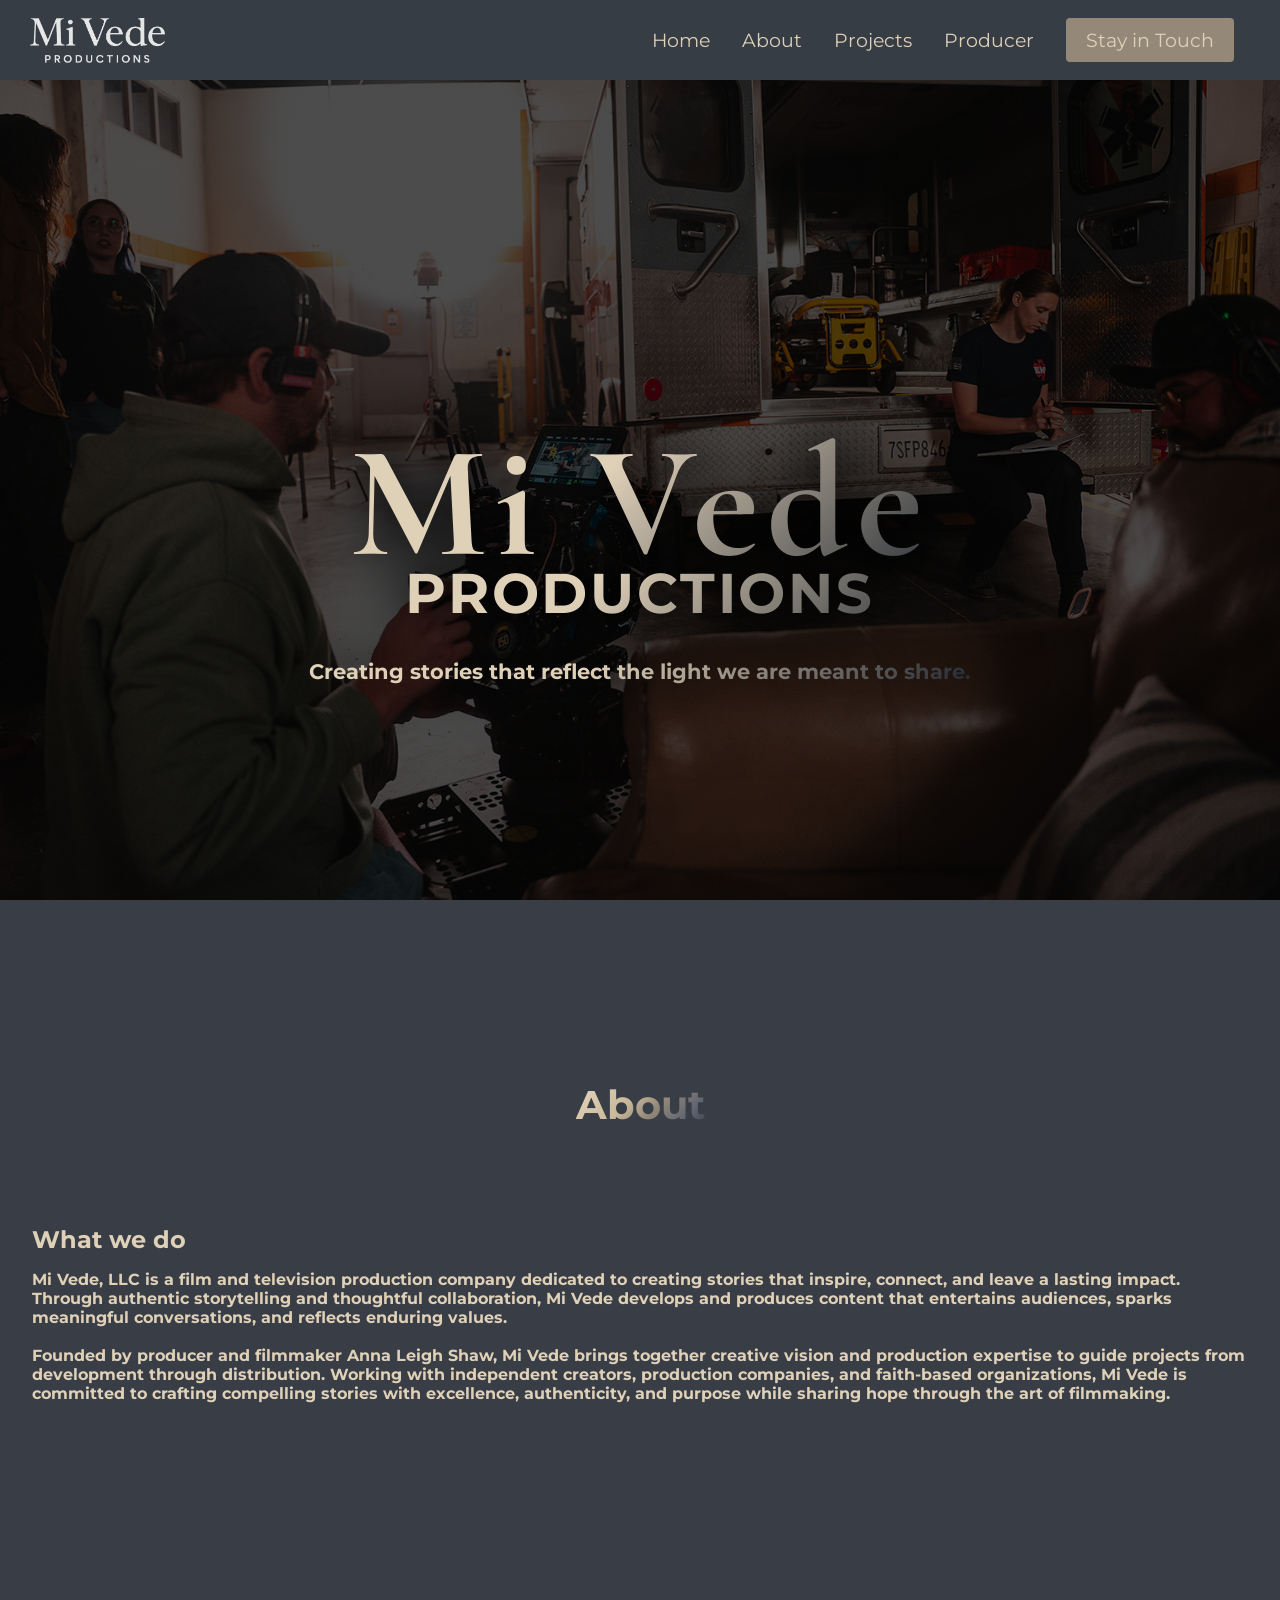
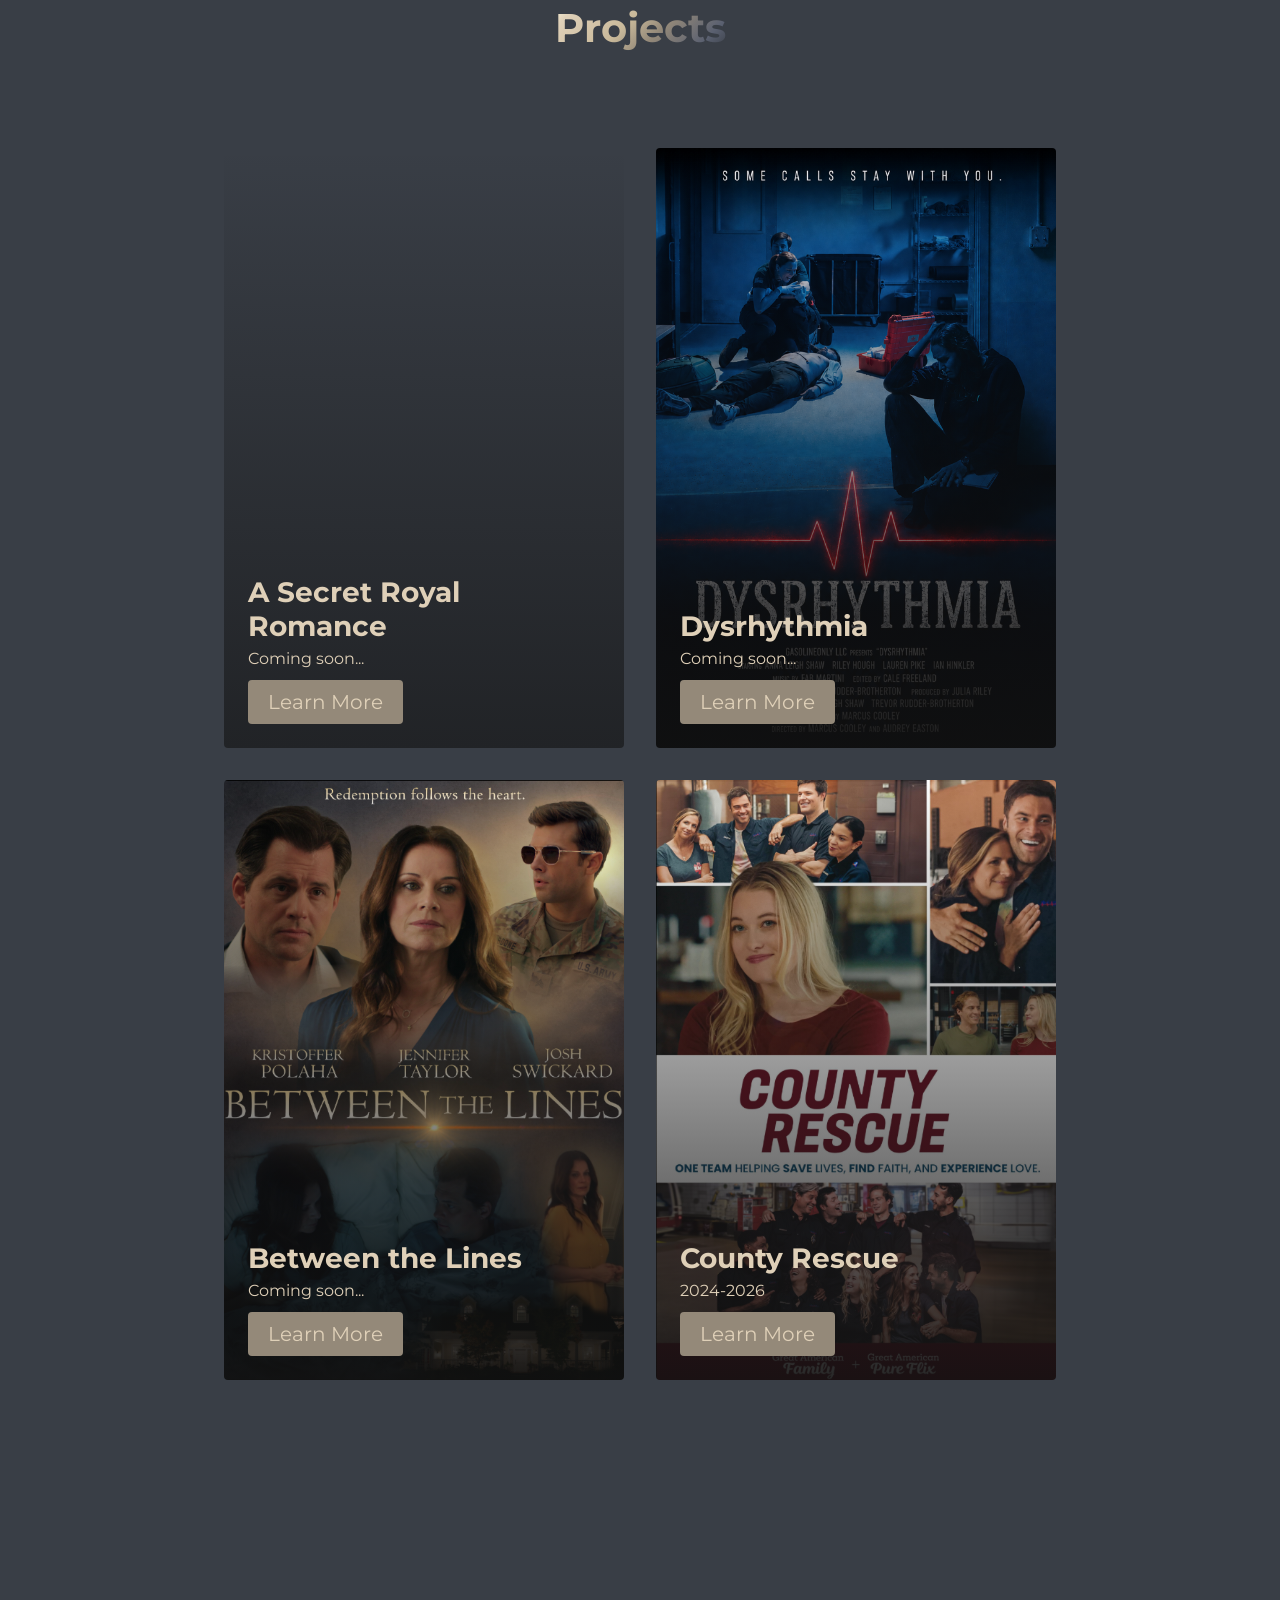
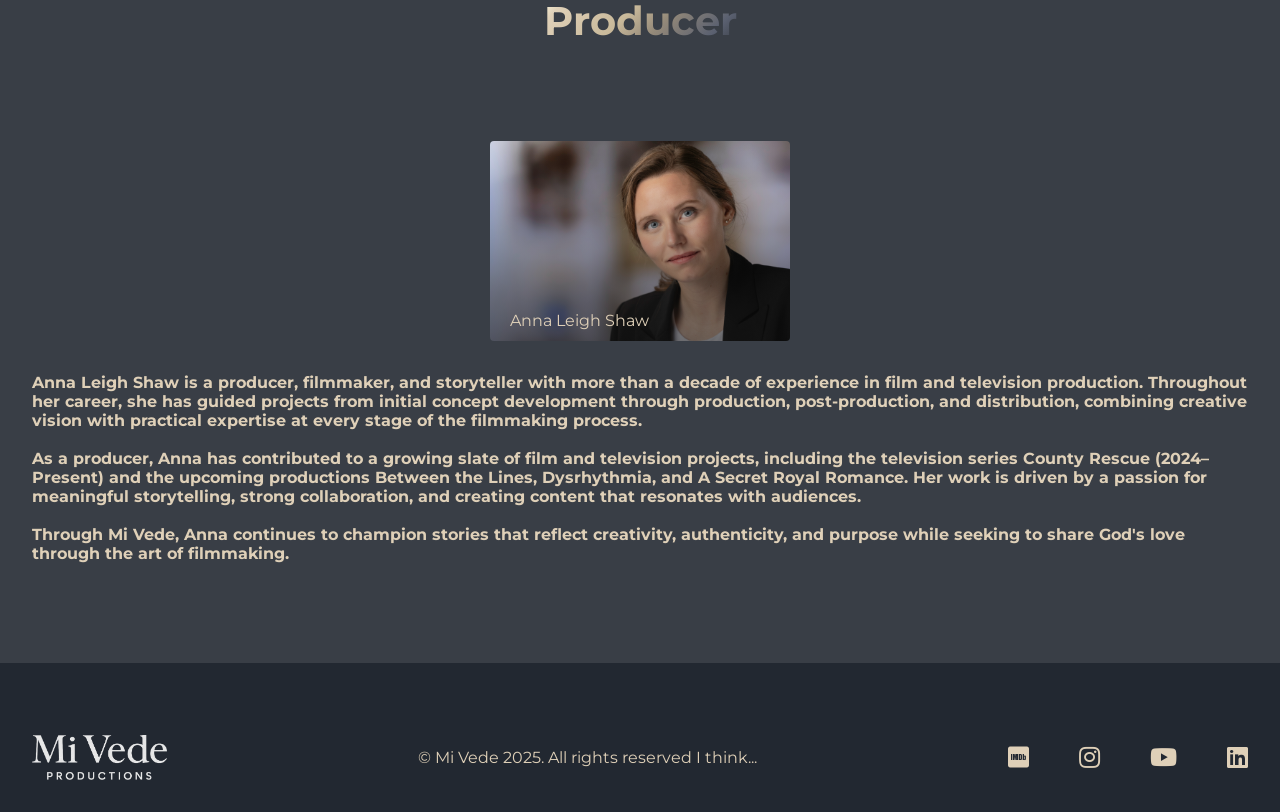
<file: index.html>
<!DOCTYPE html>
<html lang="en">
  <head>
    <meta charset="UTF-8" />
    <meta name="viewport" content="width=device-width, initial-scale=1.0" />
    <title>Mi Vede PRODUCTIONS Official Website</title>
    <link rel="icon" type="image/png" href="images/Tablogo.png">
      <!-- OG Tags for Social Media -->
  <meta name="description" content="Mi Vede Productions is a film and television production company by Anna Leigh Shaw, producing original films, television series, and meaningful stories.">
  <meta property="og:title" content="Mi Vede Productions Official Website" />
  <meta property="og:description" content="Mi Vede Productions is a film and television production company by Anna Leigh Shaw, producing original films, television series, and meaningful stories.">
  <meta property="og:image" content="images/background3slate.jpeg">
  <meta property="og:url" content="https://www.mivedeproductions.com/">
  <meta property="og:type" content="website">
    <link rel="stylesheet" href="styles.css" />
    <link
      rel="stylesheet"
      href="https://use.fontawesome.com/releases/v5.14.0/css/all.css"
      integrity="sha384-HzLeBuhoNPvSl5KYnjx0BT+WB0QEEqLprO+NBkkk5gbc67FTaL7XIGa2w1L0Xbgc"
      crossorigin="anonymous"
    />
    <link 
    href="https://fonts.googleapis.com/css2?family=Cormorant+Garamond:wght@300;400;600&family=Montserrat:wght@300;400&display=swap" rel="stylesheet"
    />
  </head>
  <body>
    <!-- Navbar Section -->
    <nav class="navbar">
      <div class="navbar__container">
        <a href="index.html" id="navbar__logo"><img src="images/Logowhite.png" alt="Mi Vede Logo" class="logo" /></a>
        <div class="navbar__toggle" id="mobile-menu">
          <span class="bar"></span> <span class="bar"></span>
          <span class="bar"></span>
        </div>
        <ul class="navbar__menu">
          <li class="navbar__item">
            <a href="#home" class="navbar__links">Home</a>
          </li>
          <li class="navbar__item">
            <a href="#solutions" class="navbar__links">About</a>
          </li>
          <li class="navbar__item">
            <a href="#projects" class="navbar__links">Projects</a>
          </li>
          <li class="navbar__item">
            <a href="#biography" class="navbar__links">Producer</a>
          </li>
          <li class="navbar__btn"><a href="https://forms.gle/mfuXLjhLmvmtWXfA6" class="button" target="_blank">Stay in Touch</a></li>
        </ul>
      </div>
    </nav>

    <!-- Hero Section -->
    <div class="main" id="home">
      <div class="main__container">
        <div class="main__card">
          <div class="main__card--text">
          <h1> Mi Vede</h1>
          <h2>PRODUCTIONS</h2>
          <p> Creating stories that reflect the light we are meant to share.</p>
        </div>
      </div>
    </div>

    <!-- Solutions Section -->
    <div class="solutions" id="solutions">
      <h1>About</h1>
      <div class="solutions__container">
        <div class="solutions__content">
            <h2>What we do</h2>
            <p>Mi Vede, LLC is a film and television production company dedicated to creating stories that inspire, connect, and leave a lasting impact. Through authentic storytelling and thoughtful collaboration, Mi Vede develops and produces content that entertains audiences, sparks meaningful conversations, and reflects enduring values.
              <br> <br> Founded by producer and filmmaker Anna Leigh Shaw, Mi Vede brings together creative vision and production expertise to guide projects from development through distribution. Working with independent creators, production companies, and faith-based organizations, Mi Vede is committed to crafting compelling stories with excellence, authenticity, and purpose while sharing hope through the art of filmmaking.
            </p>
        </div>
      </div>
    </div>
    <!-- projects Section -->
    <div class="projects" id="projects">
      <h1>Projects</h1>
      <div class="projects__container">
        <div class="projects__card">
          <h2>A Secret Royal Romance</h2>
          <p>Coming soon...</p>
          <a href="https://www.imdb.com/title/tt42438764/?ref_=ext_shr_lnk" target="_blank"><button>Learn More</button></a>
        </div>
        <div class="projects__card">
          <h2>Dysrhythmia</h2>
          <p>Coming soon...</p>
          <a href="https://www.imdb.com/title/tt38954066/?ref_=ext_shr_lnk" target="_blank"><button>Learn More</button></a>
        </div>
        <div class="projects__card">
          <h2>Between the Lines</h2>
          <p>Coming soon...</p>
          <a href="https://www.imdb.com/title/tt19396038/?ref_=ext_shr_lnk" target="_blank"><button>Learn More</button></a>
        </div>
        <div class="projects__card">
          <h2>County Rescue</h2>
          <p>2024-2026</p>
          <a href="https://www.imdb.com/title/tt27078417/?ref_=ext_shr_lnk" target="_blank"><button>Learn More</button></a>
        </div>
      </div>
    </div>

    <!-- About Section -->
    <div class="biography" id="biography">
      <h1>Producer</h1>
      <div class="biography__container">
        <div class="biography__card">
          <p>Anna Leigh Shaw</p>
        </div>
        <div class="biography__content">
          <p>Anna Leigh Shaw is a producer, filmmaker, and storyteller with more than a decade of experience in film and television production. Throughout her career, she has guided projects from initial concept development through production, post-production, and distribution, combining creative vision with practical expertise at every stage of the filmmaking process.
            <br><br>As a producer, Anna has contributed to a growing slate of film and television projects, including the television series County Rescue (2024–Present) and the upcoming productions Between the Lines, Dysrhythmia, and A Secret Royal Romance. Her work is driven by a passion for meaningful storytelling, strong collaboration, and creating content that resonates with audiences.
            <br><br>Through Mi Vede, Anna continues to champion stories that reflect creativity, authenticity, and purpose while seeking to share God's love through the art of filmmaking.</p>
        </div>
      </div>
    </div>

    <!-- Footer Section -->
    <div class="footer__container">
      <section class="social__media">
        <div class="social__media--wrap">
          <div class="footer__logo">
            <a href="index.html" id="footer__logo"><img src="images/Logowhite.png" alt="Mi Vede Logo" class="logo" /></a>
          </div>
          <p class="website__rights">© Mi Vede 2025. All rights reserved I think...</p>
          <div class="social__icons">
            <a
              class="social__icon--link"
              href="https://www.imdb.com/name/nm14000423/"
              target="_blank"
              aria-label="IMDb"
            >
              <i class="fab fa-imdb"></i>
            </a>
            <a
              class="social__icon--link"
              href="https://www.instagram.com/annaleighshaw/"
              target="_blank"
              aria-label="Instagram"
            >
              <i class="fab fa-instagram"></i>
            </a>
            <a
              class="social__icon--link"
              href="https://www.youtube.com/@annaleighshaw"
              target="_blank"
              aria-label="Youtube"
            >
              <i class="fab fa-youtube"></i>
            </a>
            <a
              class="social__icon--link"
              href="https://www.linkedin.com/in/annaleighshaw/"
              target="_blank"
              aria-label="LinkedIn"
            >
              <i class="fab fa-linkedin"></i>
            </a>
          </div>
        </div>
      </section>
    </div>
    <script src="app.js"></script>
  </body>
</html>
</file>
<file: styles.css>
* {
  box-sizing: border-box;
  margin: 0;
  padding: 0;
  font-family: 'Montserrat', sans-serif;
  /*outline: red 1px solid; */
}

.navbar {
  background: #222831;
  height: 80px;
  display: flex;
  justify-content: center;
  align-items: center;
  font-size: 1.2rem;
  position: sticky;
  top: 0;
  z-index: 999;
  background: rgba(34, 40, 49, 0.90); /* 0.90 = 90% opacity, adjust to taste */
  backdrop-filter: blur(8px);
  -webkit-backdrop-filter: blur(8px); /* Safari support */
}

.navbar__container {
  display: flex;
  justify-content: space-between;
  height: 80px;
  z-index: 1;
  width: 100%;
 /* max-width: 1300px; */
  margin-right: auto;
  margin-left: auto;
  padding-right: 30px;
  padding-left: 30px;
}

#navbar__logo {
  background-color: #222831;
  background-image: linear-gradient(135deg, #DFD0B8, #222831);
  background-size: 100%;
  -webkit-background-clip: text;
  -moz-background-clip: text;
  -webkit-text-fill-color: transparent;
  -moz-text-fill-color: transparent;
  display: flex;
  align-items: center;
  cursor: pointer;
  text-decoration: none;
  font-size: 2rem;
}

.logo {
  height: 45px;                /* Control the logo size here */
  width: auto;                 /* Keeps the aspect ratio perfect */
  display: block;
}

.fa-gem {
  margin-right: 0.5rem;
}

.navbar__menu {
  display: flex;
  align-items: center;
  list-style: none;
  text-align: center;
  margin-left: auto;
}

.navbar__item {
  height: 60px;
}

.navbar__links {
  color: #DFD0B8;
  display: flex;
  align-items: center;
  justify-content: center;
  text-decoration: none;
  padding: 0 1rem;
  height: 100%;
}

.navbar__btn {
  display: flex;
  justify-content: center;
  align-items: center;
  padding: 0 1rem;
  width: 100%;
}

.button {
  display: flex;
  justify-content: center;
  align-items: center;
  text-decoration: none;
  padding: 10px 20px;
  height: 100%;
  width: 100%;
  border: none;
  outline: none;
  border-radius: 4px;
  background: #948979;
  color: #DFD0B8;
}

.button:hover {
  background: #DFD0B8;
  color: #948979;
  transition: all 0.3s ease;
}

.navbar__links:hover {
  color: #948979;
  transition: all 0.3s ease;
}

@media screen and (max-width: 768px) {
  .navbar__container {
    display: flex;
    justify-content: space-between;
    height: 80px;
    z-index: 1;
    width: 100%;
    max-width: 1300px;
    padding: 0;
  }

  .navbar__menu {
    display: grid;
    grid-template-columns: auto;
    margin: 0;
    width: 100%;
    position: absolute;
    top: -1000px;
    opacity: 1;
    transition: all 0.5s ease;
    height: 50vh;
    z-index: -1;
  }

  .navbar__menu.active {
    background: #222831;
    top: 100%;
    opacity: 1;
    transition: all 0.5s ease;
    z-index: 99;
    height: 60vh;
    font-size: 1.6rem;
  }

  #navbar__logo {
    padding-left: 25px;
  }

  .logo {
  height: 30px;                /* Control the logo size here */
  width: auto;                 /* Keeps the aspect ratio perfect */
  display: block;
}

  .navbar__toggle .bar {
    width: 25px;
    height: 3px;
    margin: 5px auto;
    transition: all 0.3s ease-in-out;
    background: #DFD0B8;
  }

  .navbar__item {
    width: 100%;
  }

  .navbar__links {
    text-align: center;
    padding: 2rem;
    width: 100%;
    display: table;
  }

  .navbar__btn {
    padding-bottom: 2rem;
  }

  .button {
    display: flex;
    justify-content: center;
    align-items: center;
    width: 80%;
    height: 60px;
    margin: 0;
  }

  #mobile-menu {
    position: absolute;
    top: 20%;
    right: 5%;
    transform: translate(5%, 20%);
  }

  .navbar__toggle .bar {
    display: block;
    cursor: pointer;
  }

  #mobile-menu.is-active .bar:nth-child(2) {
    opacity: 0;
  }

  #mobile-menu.is-active .bar:nth-child(1) {
    transform: translateY(8px) rotate(45deg);
  }

  #mobile-menu.is-active .bar:nth-child(3) {
    transform: translateY(-8px) rotate(-45deg);
  }
}

/* Main Content CSS */
.main {
  background-color: #393E46;
}

.main__card {
  grid-column: 1 / -1;  /* ← ADD THIS - spans full width */
  margin: 0;            /* ← remove the 1rem margin */
  height: 100vh;
  width: 100%;
  background-size: cover;
  background-position: center;
  background-repeat: no-repeat;
  background-attachment: fixed; /* ← makes background stay while scrolling */
  background-image: linear-gradient(
      to bottom,
      rgba(0, 0, 0, 0.70) 0%,
      rgba(0, 0, 0, 0.70) 100%
    ),
    url('images/background1film.jpeg');
  color: #DFD0B8;
  display: flex;
  flex-direction: column;
  justify-content: center;  /* vertical center */
  align-items: center;      /* horizontal center */
  text-align: center;       /* centers the text itself */
  position: relative; /* ← needed for sticky child to work */
}

.main__card--text {
  position: sticky;
  top: 40%;              /* ← how far from top it sticks */
  text-align: center;
  padding: 70px clamp(20px, 5vw, 100px); /* shrinks horizontally on small screens */
  z-index: 10;
  filter: 
  drop-shadow(0px 0px 20px rgba(0, 0, 1)) 
  drop-shadow(0px 0px 40px rgba(0, 0, 0, 0.8));
}

.main__card h1 {
  font-size: 10rem;
  letter-spacing: 0.05em;
  background-color: #393E46;
  background-image: linear-gradient(135deg, #DFD0B8 42%, #222831);
  background-size: 100%;
  -webkit-background-clip: text;
  -moz-background-clip: text;
  -webkit-text-fill-color: transparent;
  -moz-text-fill-color: transparent;
  font-family: 'Cormorant Garamond', serif;
  line-height: 0.9;
  margin-bottom: -1rem;
}

.main__card h2 {
  font-size: 3.5rem;
  letter-spacing: 0.05em;
  margin-top: 0;
  background-color: #393E46;
  background-image: linear-gradient(135deg, #DFD0B8 42%, #222831);
  background-size: 100%;
  padding-right: 25px;
  padding-left: 25px;
  -webkit-background-clip: text;
  -moz-background-clip: text;
  -webkit-text-fill-color: transparent;
  -moz-text-fill-color: transparent;
  font-family: 'Montserrat', sans-serif;
}

.main__card p {
  margin-top: 2rem;
  font-size: 21px;
  font-weight: 700;
  background-color: #393E46;
  background-image: linear-gradient(135deg, #DFD0B8 42%, #222831);
  -webkit-background-clip: text;
  -moz-background-clip: text;
  -webkit-text-fill-color: transparent;
  -moz-text-fill-color: transparent;
}


/* Mobile Responsive */
@media screen and (max-width: 768px) {
  .main__card {
    display: grid;
    grid-template-columns: 1fr;   /* ← cleaner than auto */
    align-items: center;
    justify-self: center;
    width: 100%;
    margin: 0 auto;
    min-height: 100vh;            /* ← full height on mobile */
    height: auto;
    padding: 20px;   
    background-attachment: scroll;
    background-size: cover;
    background-position: center center;    /* ← reduced padding */
  }

  /* ← Also update your card for mobile */
  .main__card {
    grid-column: 1 / -1;
    height: 100vh;
    margin: 0;
  }

  /* ← Shrink text for mobile */
  .main__card h1 {
    font-size: 4rem;              /* desktop might be 3rem */
    line-height: 1;
    margin-bottom: 0rem;
  }

  .main__card h2 {
    font-size: 1.5rem;            /* desktop might be 2rem */
  }

  .main__card p {
    font-size: 1rem;
  }
}

@media screen and (max-width: 599px) {
  .main__content h1 {
    font-size: 2rem;
    margin-top: 3rem;
  }

  .main__content h2 {
    font-size: 2rem;
  }

  .main__content p {
    margin-top: 2rem;
    font-size: 1.5rem;
  }

  .main__btn {
    padding: 12px 36px;
    margin: 2.5rem 0;
  }
}

/* Solutions Section */
.solutions {
  background: #393E46;
  display: flex;
  flex-direction: column;
  justify-content: center;
  align-items: center;
  padding: 100px 0;
}

.solutions h1 {
  background-color: #393E46;
  background-image: linear-gradient(135deg, 
  #fff9e0 0%,
  #DFD0B8 11%, 
  #C9B99A 42%, 
  #948979 60%, 
  #5A6070 85%, 
  #393E46 100%
  );

  background-size: 100%;
  -webkit-background-clip: text;
  -moz-background-clip: text;
  -webkit-text-fill-color: transparent;
  -moz-text-fill-color: transparent;
  margin-bottom: 5rem;
  font-size: 2.5rem;
}

.solutions__container {
  display: flex;
  justify-content: center;
  flex-wrap: wrap;
  max-width: 1300px;
  margin: 0 auto;
  color: #DFD0B8;
}

.solutions__content h2 {
  margin-top: 1rem;
  padding: 0 2rem;
  font-size: 1.5rem;
  font-weight: 700;
}

.solutions__content p {
  margin-top: 1rem;
  padding: 0 2rem;
  font-size: 1rem;
  font-weight: 700;
}

@media screen and (max-width: 768px) {
  .solutions {
    height: auto;
  }

  .solutions h1 {
    font-size: 2rem;
    margin-top: 2rem;
  }

  .solutions__content h2 {
    font-size: 1.25rem;
  }
}

@media screen and (max-width: 599px) {
  .solutions {
    height: auto;
  }

}

/* projects Section */
.projects {
  background: #393E46;
  display: flex;
  flex-direction: column;
  justify-content: center;
  align-items: center;
  padding: 100px 0;
}

.projects h1 {
  background-color: #393E46;
  background-image: linear-gradient(135deg, 
  #fff9e0 0%,
  #DFD0B8 11%, 
  #C9B99A 42%, 
  #948979 60%, 
  #5A6070 85%, 
  #393E46 100%
  );
  background-size: 100%;
  -webkit-background-clip: text;
  -moz-background-clip: text;
  -webkit-text-fill-color: transparent;
  -moz-text-fill-color: transparent;
  margin-bottom: 5rem;
  font-size: 2.5rem;
}

.projects__container {
  display: flex;
  justify-content: center;
  flex-wrap: wrap;
  max-width: 1300px;
  margin: 0 auto;
}

.projects__card {
  margin: 1rem;
  height: 600px;
  width: 400px;
  max-width: 100%;
  box-sizing: border-box;
  border-radius: 4px;
  background-image: linear-gradient(
      to bottom,
      rgba(0, 0, 0, 0) 0%,
      rgba(17, 17, 17, 0.6) 100%
    ),
    url('');
  background-size: cover;
  position: relative;
  background-position: center;
  color: #DFD0B8;
  display: flex;
  flex-direction: column;
  justify-content: flex-end;
  padding: 1.5rem;
}

.projects__card:before {
  opacity: 0.2;
}

.projects__card:nth-child(2) {
  background-image: linear-gradient(
      to bottom,
      rgba(0, 0, 0, 0) 0%,
      rgba(17, 17, 17, 0.9) 100%
    ),
    url('images/dysrhythmia.png');
  background-size: cover;
  position: relative;
  color: #DFD0B8;
}

.projects__card:nth-child(3) {
  background-image: linear-gradient(
      to bottom,
      rgba(0, 0, 0, 0) 0%,
      rgba(17, 17, 17, 0.9) 100%
    ),
    url('images/betweenthelines.png');
  background-size: cover;
  position: relative;
  color: #DFD0B8;
}

.projects__card:nth-child(4) {
  background-image: linear-gradient(
      to bottom,
      rgba(0, 0, 0, 0) 0%,
      rgba(17, 17, 17, 0.9) 100%
    ),
    url('images/countyrescue.png');
  background-size: cover;
  position: relative;
  color: #DFD0B8;
}

.projects__card h2 {
  position: static;
  font-size: 1.75rem;
  margin-bottom: 0.4rem;
}

.projects__card p {
  position: static;
  margin-bottom: 0.75rem;
}

.projects__card button {
  color: #DFD0B8;
  padding: 10px 20px;
  border: none;
  outline: none;
  border-radius: 4px;
  background: #948979;
  position: static;
  align-self: flex-start;
  font-size: 1.25rem;
}

.projects__card button:hover {
  cursor: pointer;
}

.projects__card:hover {
  transform: scale(1.075);
  transition: 0.2s ease-in;
  cursor: pointer;
}

@media screen and (max-width: 768px) {
  .projects {
    height: auto;
  }

  .projects h1 {
    font-size: 2.5rem;
    margin-top: 2rem;
  }

  .projects__card h2 {
    font-size: 1.25rem;
  }

  .projects__card p {
    font-size: 0.9rem;
  }

  .projects__card button {
    font-size: 0.75rem;
  }
}

@media screen and (max-width: 599px) {
  .projects {
    height: auto;
  }

  .projects h1 {
    font-size: 2.5rem;
  }

  .projects__card {
    width: 300px;
    height: 450px;
  }

  .projects__card h2 {
    top: 300px;
    left: 20px;
  }

  .projects__card p {
    top: 340px;
    left: 20px;
  }

  .projects__card button {
    top: 390px;
    left: 20px;
  }
}

/* Biography Section */
.biography {
  background: #393E46;
  display: flex;
  flex-direction: column;
  justify-content: center;
  align-items: center;
  padding: 100px 0;
}

.biography h1 {
  background-color: #393E46;
  background-image: linear-gradient(
    135deg,
    #fff9e0 0%,
    #DFD0B8 11%,
    #C9B99A 42%,
    #948979 60%,
    #5A6070 85%,
    #393E46 100%
  );

  background-size: 100%;
  -webkit-background-clip: text;
  -moz-background-clip: text;
  -webkit-text-fill-color: transparent;
  -moz-text-fill-color: transparent;
  margin-bottom: 5rem;
  font-size: 2.5rem;
}

.biography__container {
  display: flex;
  justify-content: center;
  flex-wrap: wrap;
  max-width: 1300px;
  margin: 0 auto;
}

.biography__card {
  margin: 1rem;
  height: 200px;
  width: 300px;
  max-width: 100%;
  border-radius: 4px;
  background-image: linear-gradient(
      to bottom,
      rgba(0, 0, 0, 0) 0%,
      rgba(17, 17, 17, 0.6) 100%
    ),
    url('images/Annashawprofile.png');
  background-size: cover;
  position: relative;
  color: #DFD0B8;
}

.biography__card p {
  text-decoration: none;
  padding: 10px 20px;
  border: none;
  outline: none;
  border-radius: 4px;
  position: absolute;
  top: 160px;
  left: 0;
  font-size: 1rem;
  color: #DFD0B8;
}

.biography__content h2 {
  margin-top: 1rem;
  padding: 0 2rem;
  font-size: 1.5rem;
  font-weight: 700;
}

.biography__content p {
  margin-top: 1rem;
  padding: 0 2rem;
  font-size: 1rem;
  font-weight: 700;
  color:#DFD0B8;
}

@media screen and (max-width: 768px) {
  .biography {
    height: auto;
  }

  .biography h1 {
    font-size: 2.5rem;
    margin-top: 2rem;
  }
}

@media screen and (max-width: 599px) {
  .biography {
    height: auto;
  }

  .biography h1 {
    font-size: 2.5rem;
  }
}

/* Footer CSS */
.footer__container {
  background-color: #222831;
  padding: 2rem 0;
  display: flex;
  flex-direction: column;
  justify-content: center;
  align-items: center;
}

#footer__logo {
  color: #fff;
  display: flex;
  align-items: center;
  cursor: pointer;
  text-decoration: none;
  font-size: 2rem;
}

.footer__links {
  width: 100%;
  max-width: 1000px;
  display: flex;
  justify-content: center;
}

.footer__link--wrapper {
  display: flex;
}

.footer__link--items {
  display: flex;
  flex-direction: column;
  align-items: flex-start;
  margin: 16px;
  text-align: left;
  width: 160px;
  box-sizing: border-box;
}

.footer__link--items h2 {
  margin-bottom: 16px;
}

.footer__link--items > h2 {
  color: #DFD0B8;
}

.footer__link--items a {
  color: #DFD0B8;
  text-decoration: none;
  margin-bottom: 0.5rem;
}

.footer__link--items a:hover {
  color: #DFD0B8;
  transition: 0.3s ease-out;
}

/* Social Icons */
.social__icon--link {
  color: #DFD0B8;
  font-size: 24px;
}

.social__media {
  width: 100%;
}

.social__media--wrap {
  display: flex;
  justify-content: space-between;
  align-items: center;
  width: 95%;
  margin: 40px auto 0 auto;
}

.social__icons {
  display: flex;
  justify-content: space-between;
  align-items: center;
  width: 240px;
}

.social__logo {
  color: #DFD0B8;
  justify-self: start;
  margin-left: 20px;
  cursor: pointer;
  text-decoration: none;
  font-size: 2rem;
  display: flex;
  align-items: center;
  margin-bottom: 16px;
}

.website__rights {
  color: #DFD0B8;
}

@media screen and (max-width: 768px) {
  .footer__links {
    padding-top: 2rem;
  }

  #footer__logo {
    margin-bottom: 2rem;
  }

  .website__rights {
    margin-bottom: 2rem;
  }

  .footer__link--wrapper {
    flex-direction: column;
  }

  .social__media--wrap {
    flex-direction: column;
  }
}

@media screen and (max-width: 599px) {
  .footer__link--items {
    margin: 0;
    padding: 10px;
    width: 100%;
  }
}

/* Scroll Animation Base States */
.navbar__container,
.main__container,
.solutions__content,
.projects__card,
.biography__card,
.biography__content {
  opacity: 0;
  transform: translateY(40px);
  transition: opacity 0.6s ease, transform 0.6s ease;
}

.solutions h1,
.projects h1,
.biography h1 {
  opacity: 0;
  transform: translateY(20px);
  transition: opacity 0.5s ease, transform 0.5s ease;
}

/* Stagger project cards */
.projects__card:nth-child(1) { transition-delay: 0s; }
.projects__card:nth-child(2) { transition-delay: 0.1s; }
.projects__card:nth-child(3) { transition-delay: 0.2s; }
.projects__card:nth-child(4) { transition-delay: 0.3s; }

/* Triggered state */
.animate-in {
  opacity: 1 !important;
  transform: none !important;
}
</file>
